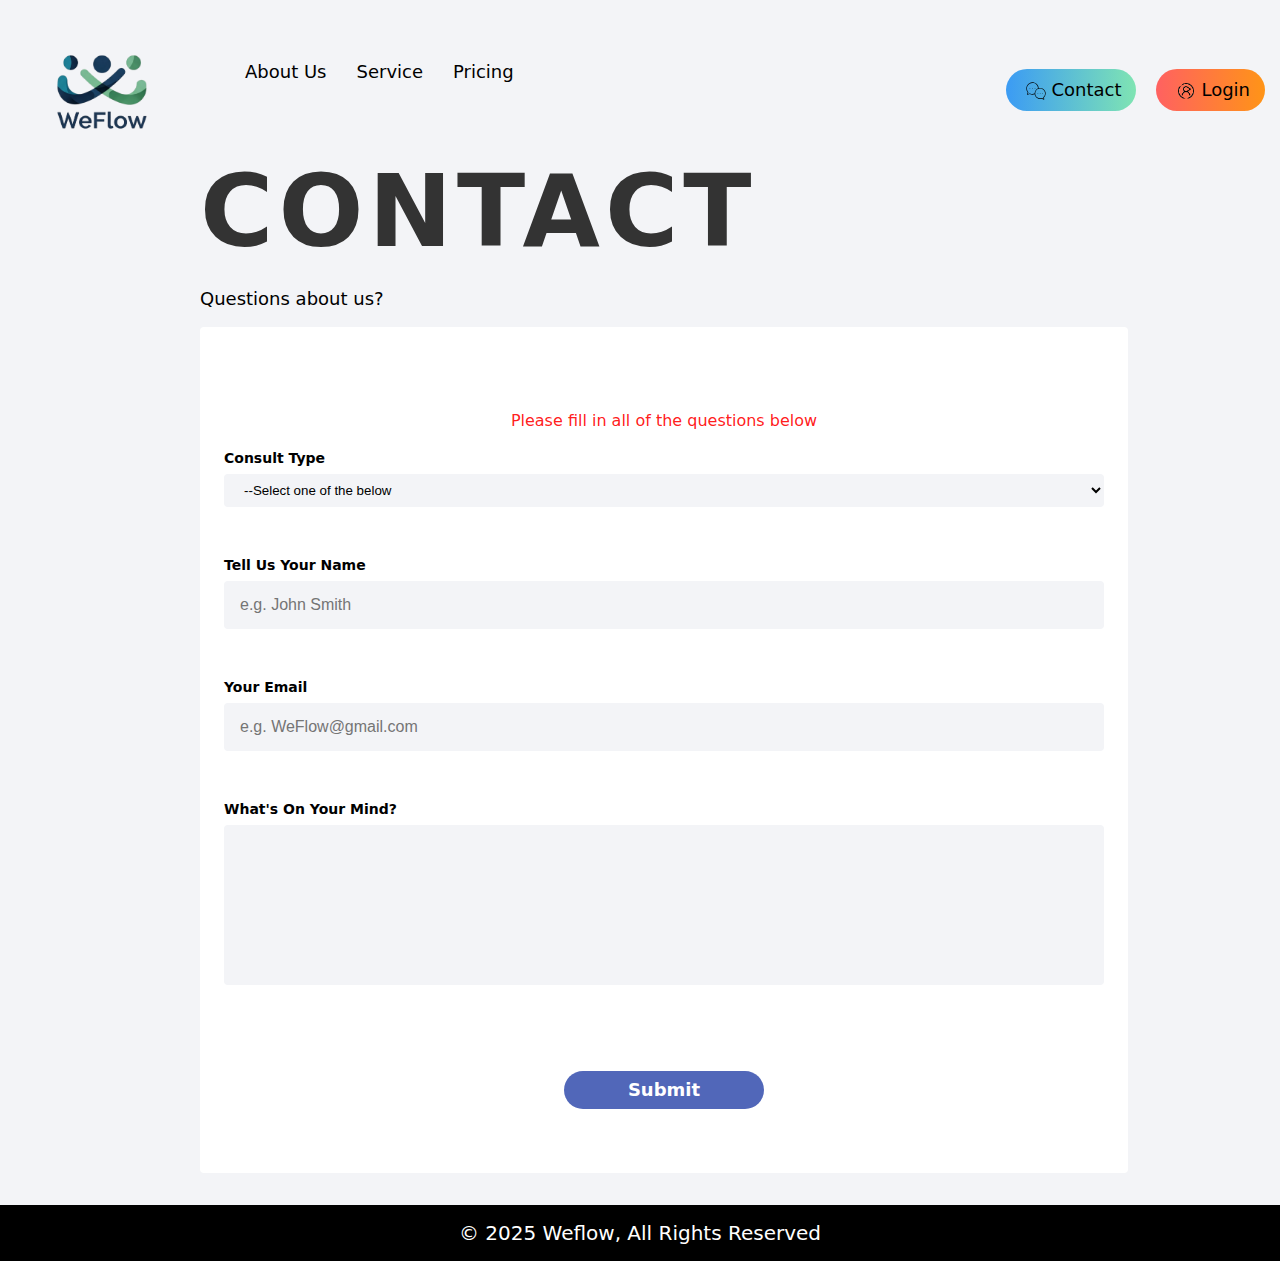
<file: contact.html>
<!DOCTYPE html>
<html lang="en">
<head>
    <meta charset="UTF-8">
    <meta name="viewport" content="width=device-width, initial-scale=1.0">
    <title>Contact Us</title>
    <link rel="shortcut icon" href="./img/favicon.ico" type="image/x-icon">
    <link rel="stylesheet" href="./CSS/contact.css">
    
    <style>
        :root{
    --font: system-ui, -apple-system, BlinkMacSystemFont, 'Segoe UI', Roboto, Oxygen, Ubuntu, Cantarell, 'Open Sans', 'Helvetica Neue', sans-serif;
        }

        html{
                margin: 0;
                padding: 0;
                overflow-x: hidden;
                background-color: #f3f4f7;
            }

        body{
            margin: 0;
            padding: 0;
        }

        /* header CSS */
        .header{
            width: 100%;
            position: relative;
            margin-top: 0;
            top: 0;
            z-index: 9999;
            background-color: transparent;
        }

        .header-Wrapper {
            display: flex;
            flex-direction: row;
            width: 100%;
            justify-content: flex-start;
            margin: 5vh auto auto;
        }

        .header-nav {
            flex: 1 0 auto;
            margin-left: 40px;
        }

        .header-nav ul{
            display: flex;
            flex-direction: row;
            list-style-type: none;
        }

        .header-nav-list li a{
            text-decoration: none;
            color: black;
            font-family: var(--font);
        }

        .header-nav-list li{
            margin: 0 15px;
            cursor: pointer;
            color: #000;
            font-size: 18px;
        }

        .header-nav-list li::after{
            content: "";
            display: block; 
            height: 2px;
            width: 0%;
            background-color: #000;
            transition: .3s;
        }
        .header-nav-list li:hover::after{
            width: 100%;
        }

        .header-nav-list-cv{
            display: flex;
            margin-left: auto;
            margin-right: 5px;
            /* filter: brightness(0) invert(1); 將 SVG 變為白色 */
        }

        .header-nav-list-cv li{
            display: flex;
            flex-wrap: nowrap;
            list-style-type: none;
            margin: 0 10px;
            cursor: pointer;
            font-size: 18px;
            align-items: center;
            font-family: var(--font);
        }



        .header-nav-list-cv .contact-a{
            background-image: linear-gradient(90deg, #3b9bf4, #7fe4b3);
            border: none;
        }

        .header-nav-list-cv .login-a{
            background-image: linear-gradient(90deg, #ff6161, #ff9417);
            border: none;
        }

        .header-nav-list-cv #contact::before{
            content: "";
            display: inline-block;
            background-image: url("./img/contact-icon.svg");
            background-repeat: no-repeat;
            background-position: center center;
            background-size: contain;
            width: 20px;
            height: 20px;
            margin: auto 5px;
            vertical-align: middle;
            
        }


        .header-nav-list-cv #login::before{
            content: "";
            display: inline-block;
            background: url("./img/login-icon.png");
            background-repeat: no-repeat;
            background-position: center center;
            background-size: contain;
            width: 20px;
            height: 20px;
            margin: auto 5px;
            vertical-align: middle;
            
        }


        .header-nav-list-item a{
            text-decoration: none;
            color: #000;
            padding: 10px 15px;
            border: 2px solid #000;
            border-radius: 40px;
        }

        .contact-us-inpage{
            margin-left: 200px;
            margin-right: 200px;
        }

        .contact-poster{
            position: relative;
            z-index: 1;
            margin-top: 2vh;
            /* margin-left: 200px; */
        }

        .contact{
            font-size: 100px;
            font-family: var(--font);
            color: #333333;
            margin: 0;
            letter-spacing: 5px;
        }

        .contact-text p{
            font-size: 18px;
            font-family: var(--font);
            margin: "8px 0 0"
        }


        .questionnaire-form{
            display: flex;
            flex-direction: column;
            background-color: #fff;
            border-radius: 4px;
            height: auto;
            width: 100%;
            padding: 64px 24px 64px;
        }

        .form-warn{
            display: flex;
            color: rgba(241, 83, 83, 0.9);
            justify-content: center;
            margin: 20px 0;
        }

        .form-warn span{
            color: rgba(255, 0, 0, 0.9);
            font-family: var(--font);
        }

        #contact-us-form{
            display: flex;
            flex-direction: column;
            gap: 50px;
        }

        #contact-us-form label{
            display: block;
            font-size: 14px
        }

        #question-one{
            font-size: 16px;
        }

        form > * > *{
            box-sizing: border-box;
        }

        form div label{
            font-family: var(--font);
        }

        form select {
            width: 100%;
            padding: 8px 16px;
            margin-top: 8px;
            border-radius: 4px;
            background-color: #f3f4f7;
            border: 0;
            line-height: 32px;
        }

        form div input{
            font-size: 16px;
            padding: 8px 16px;
            width: 100%;
            margin-top: 8px;
            border-radius: 4px;
            background-color: #f3f4f7;
            border: 0px;
            line-height: 32px;
        }

        form div textarea{
            font-size: 16px;
            padding: 8px 16px;
            width: 100%;
            margin-top: 8px;
            border-radius: 4px;
            height: 10em;
            background-color: #f3f4f7;
            border: 0;
            resize: none;
        }

        .submit-btn{
            width: 200px;
            border-radius: 9999px;
            text-align: center;
            margin: 32px auto auto;
            background-color: #5167b9;
            cursor: pointer;
            border: none;
            padding: 10px 15px;
            font-family: var(--font);

        }

        .submit-text{
            position: relative;
            display: block;
            padding: 0 10px;
            color: #fff;
            font-size: 18px;
            font-weight: 600;
            line-height: 1;
            z-index: 2;

        }


    </style>
</head>
<body>
    <header class="header">
        <div class="header-Wrapper">
            <div class="logo-container">
            <a href="./index.html">
                <img src="./img/weflow-logo-black.png" alt="" width="100" style="margin-left: 50px">
            </a>
            </div>
            <nav class="header-nav">
                <ul class="header-nav-list">
                    <li><a href="./aboutUs.html">About Us</a></li>
                    <li><a href="./service.html">Service</a></li>
                    <li><a href="./pricing.html">Pricing</a></li>
                </ul>
            </nav>

            <ul class="header-nav-list-cv">
                <li class="header-nav-list-item">
                    <a href="./contact.html" class="contact-a">
                        <span id="contact">Contact</span>
                    </a>
                </li>
                <li class="header-nav-list-item">
                    <a href="./login.html" class="login-a">
                        <span id="login">Login</span>
                    </a>
                </li>
            </ul>
        </div>   
    </header>

    <div class="contact-us-inpage">
        <div class="contact-poster">
            <div class="contact-text">
                <h1 class="contact">CONTACT</h1>
                <p>Questions about us?</p>
            </div>
        </div>

        <div class="quesitonnaire">
            <div class="questionnaire-form">
                <div class="form-warn"><span>Please fill in all of the questions below</span></div>
                <form id="contact-us-form" action="">
                    <div class="formItem1">
                        <label name="" id="question-one"><strong>Consult Type</strong></label>
                        <select id="question-one-answers">
                            <option value="not-choose" class="not-choose" name="consult-type[]" style="color: rgba(118, 118, 118, 0.9)" disabled selected hidden>--Select one of the below</option>
                            <option value="about" name="consult-type[]">About Us</option>
                            <option value="pricing" name="consult-type[]">Pricing</option>
                            <option value="Other" name="consult-type[]">Other</option>
                        </select>
                    </div>
                    
                    <div class="formItem2">
                        <label id="question-two"><strong>Tell Us Your Name</strong></label>
                        <input type="text" placeholder="e.g. John Smith">
                    </div>

                    <div class="formItem3">
                        <label id="question-three"><strong>Your Email</strong></label>
                        <input type="text" placeholder="e.g. WeFlow@gmail.com">
                    </div>

                    <div class="formItem4">
                        <label id="question-four"><strong>What's On Your Mind?</strong>
                        </label>
                        <textarea name="" id=""></textarea>
                    </div>
                    <button type="submit" class="submit-btn">
                        <span class="submit-text">Submit</span>
                    </button>
                    
                </form>
            </div>
        </div>
    </div>

    <footer style="display: flex; background-color: black; justify-content: center; margin: 32px 0 0">
        <span style="color: white; font-size: 20px; margin: 16px 0 16px; font-family:var(--font);"> &copy; 2025 Weflow, All Rights Reserved</span>
    </footer>
    

    
</body>
</html>
</file>
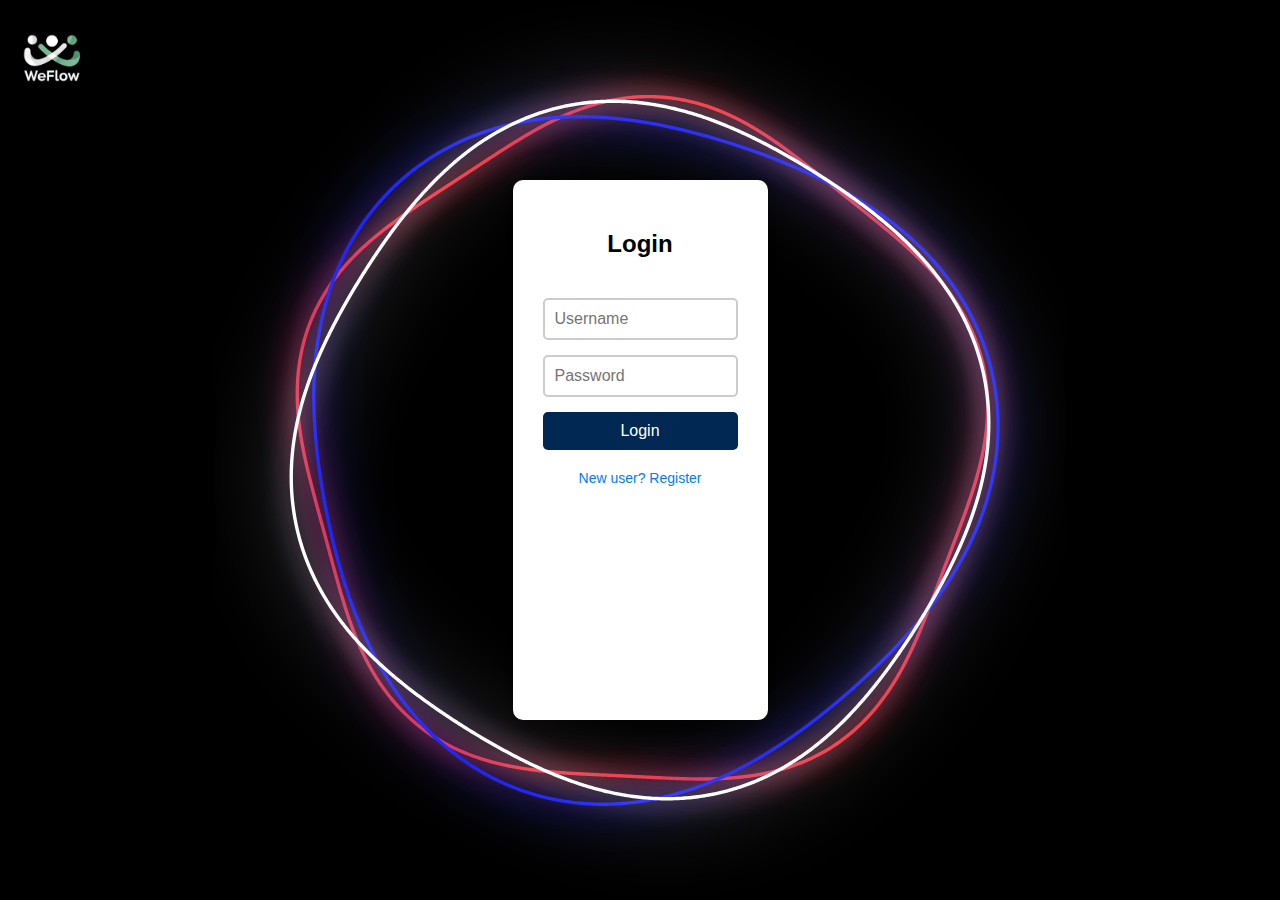
<file: login.html>
<!DOCTYPE html>
<html lang="en">
<head>
    <meta charset="UTF-8" />
    <meta name="viewport" content="width=device-width, initial-scale=1.0"/>
    <title>Login</title>
    <link rel="stylesheet" href="./CSS/login.css" />
    <link rel="shortcut icon" href="./img/favicon.ico" type="image/x-icon">
</head>
<body>
    <a href="./index.html">
        <div class="weflow-icon">
            <img src="./img/weflow-logo.png" alt="">
        </div>
    </a>
    <div class="wave-container">
        <svg viewBox="0 0 500 500" class="wave-circle">
        <path id="wavePath" class="wave-path-1" />
        <path id="wavePath2" class="wave-path-2" />
        <path id="wavePath3" class="wave-path-3" />
        </svg>

        <div class="login-form">
            <h2 id="formTitle">Login</h2>
            <form id="loginForm">
                <input type="text" id="username" placeholder="Username" required />
                <input type="password" id="password" placeholder="Password" required />
                <div class="error-message" id="errorMessage"></div>
                <button type="submit" class="login-button" id="submitButton">Login</button>
            </form>
            <p class="toggle-link" id="toggleLink">New user? Register</p>
        </div>
    </div>

    <script src="./JS/login.js"></script>
</body>
</html>
</file>
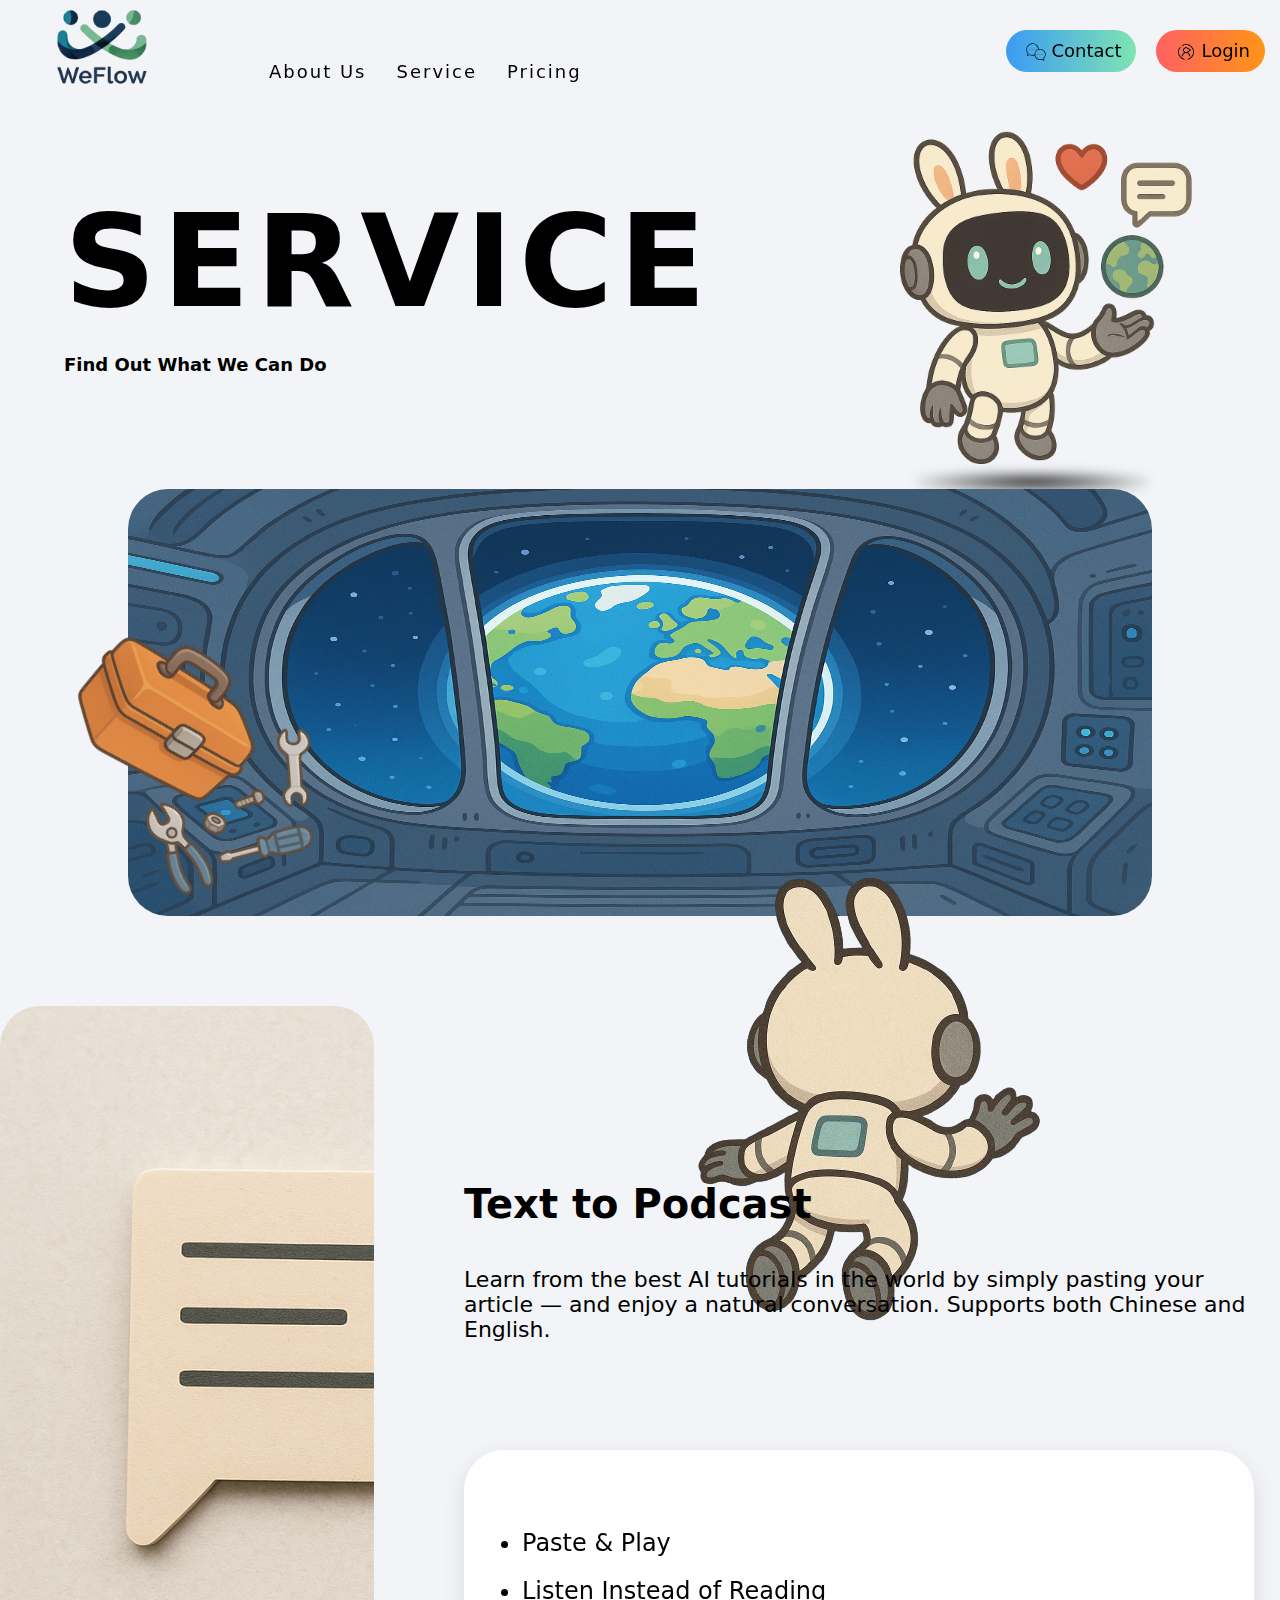
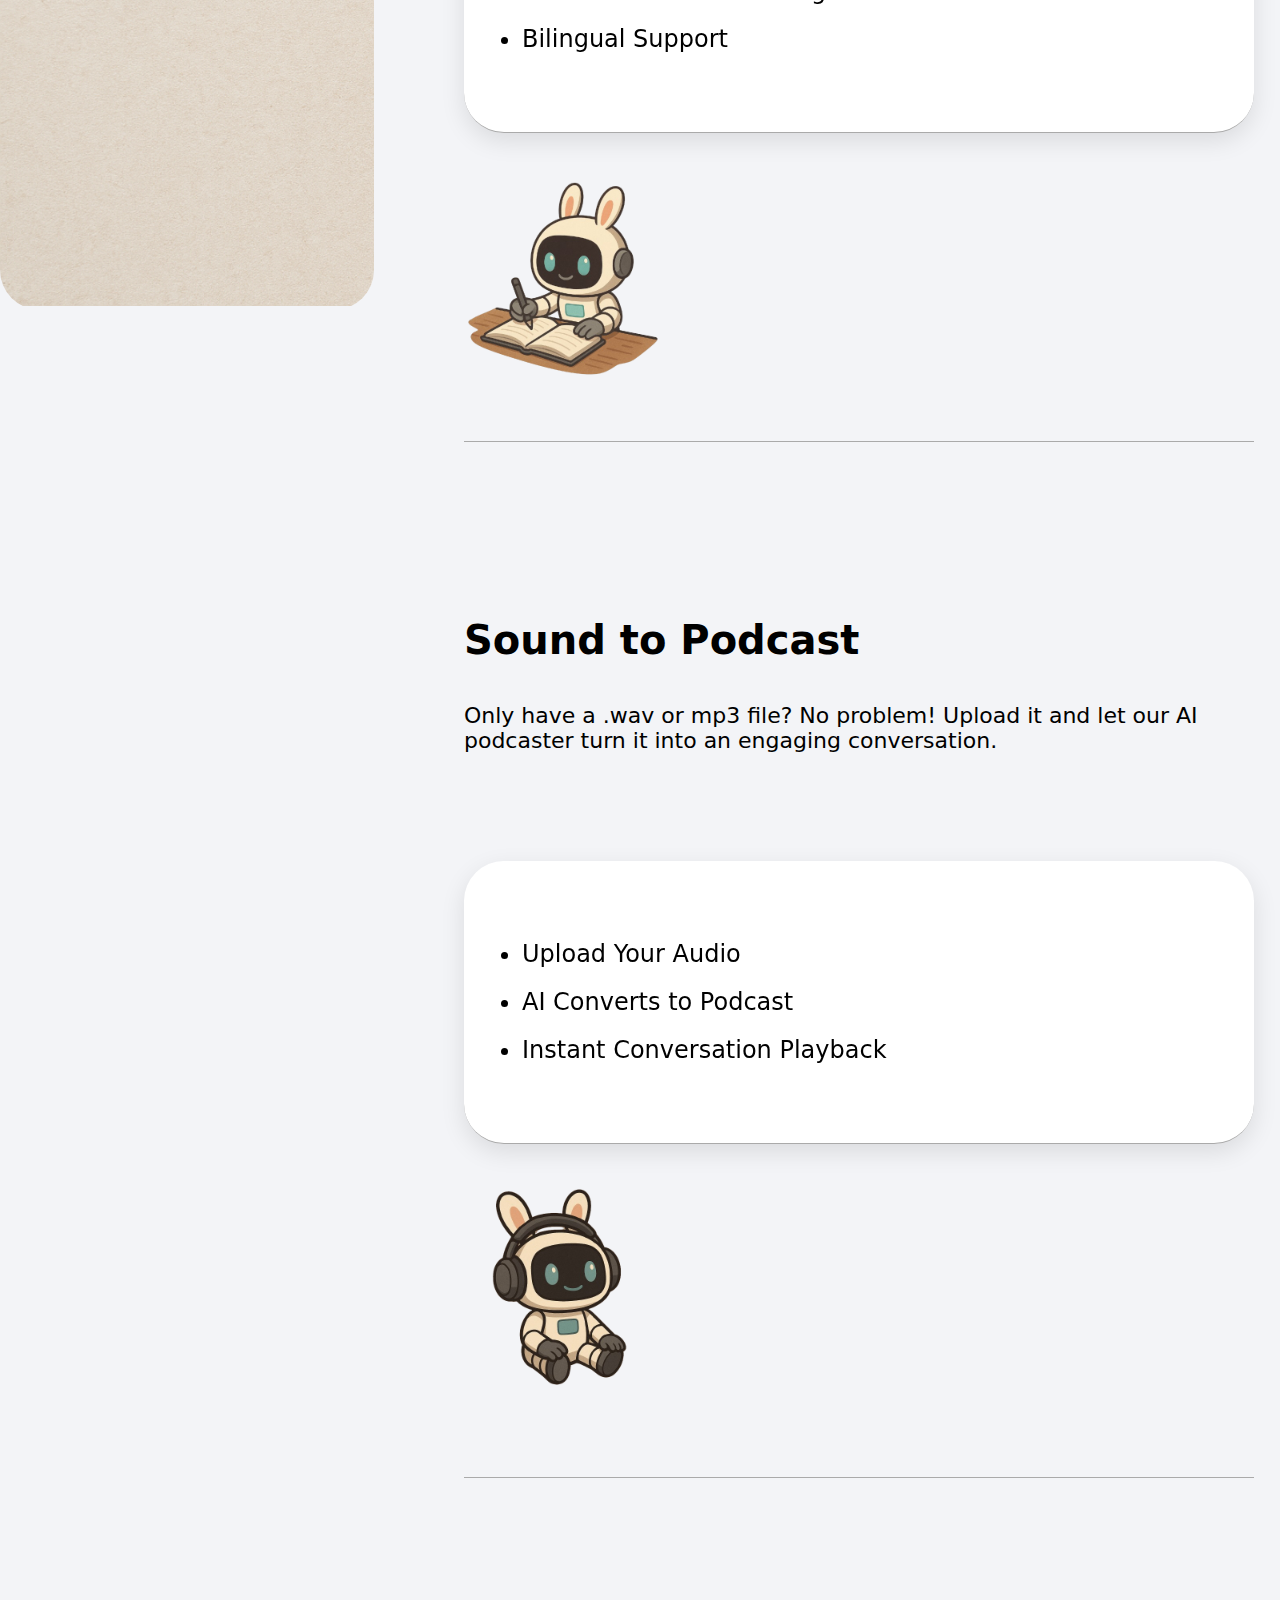
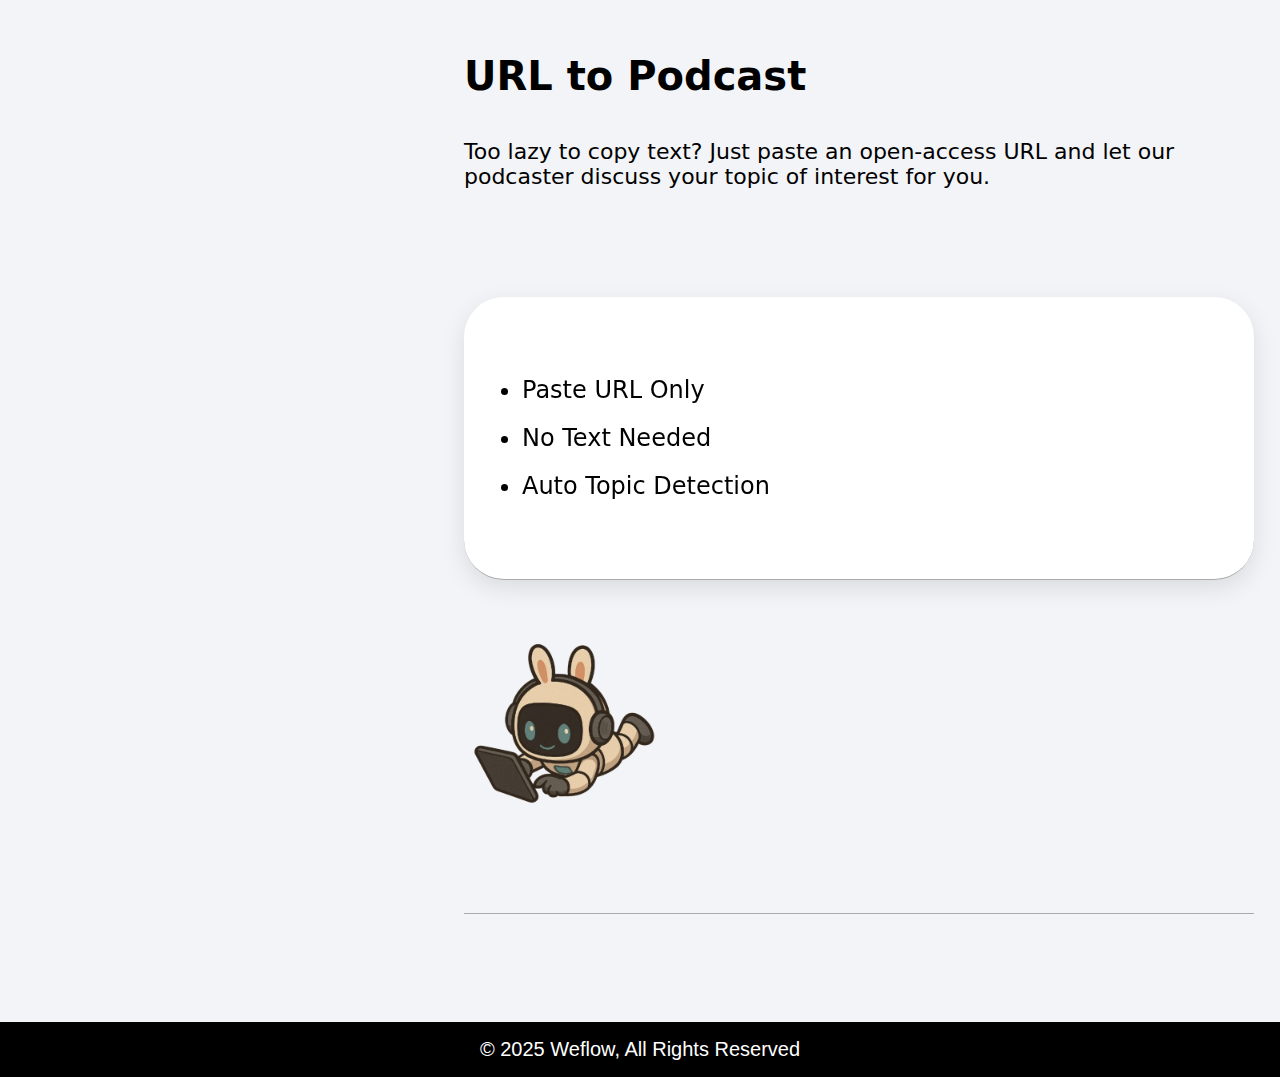
<file: service.html>
<!DOCTYPE html>
<html lang="en">
<head>
    <meta charset="UTF-8">
    <meta name="viewport" content="width=device-width, initial-scale=1.0">
    <title>WeFlow - Service</title>
    <link rel="stylesheet" href="./CSS/service.css">
</head>
<body>
    <header class="header">
        <div class="header-Wrapper">
            <div class="logo-container">
            <a href="/">
                <img src="./img/weflow-logo-black.png" alt="" width="100" style="margin-left: 50px">
            </a>
            </div>
            <nav class="header-nav">
                <ul class="header-nav-list">
                    <li><a href="./aboutUs.html">About Us</a></li>
                    <li><a href="./service.html">Service</a></li>
                    <li><a href="./pricing.html">Pricing</a></li>
                </ul>
            </nav>

            <ul class="header-nav-list-cv">
                <li class="header-nav-list-item">
                    <a href="./contact.html" class="contact-a">
                        <span id="contact">Contact</span>
                    </a>
                </li>
                <li class="header-nav-list-item">
                    <a href="./login.html" class="login-a">
                        <span id="login">Login</span>
                    </a>
                </li>
            </ul>
        </div>   
    </header>

    <section class="ServiceSlogan">
        <div class="ServiceTitle">
            <h1 class="serviceH1">SERVICE</h1>
            <p class="serviceContext">
                <span>Find Out What We Can Do</span>
            </p>
        </div>
        <div class="avatarBox">
            <img src="./img/service-avatar.png" alt="">
        </div>
    </section>

    <section>
        <div class="ImgContainer">
            <img src="./img/service-picture.png" alt="">
        </div>
    </section>

    <div class="smallImgCollection">
        <img class="toolkit" src="./img/toolkit-service.png" alt="">
        <img src="./img/service-floatAvatar.png" alt="" class="floatAvatar">
    </div>

    <section class="productImgContainer">
        <div class="ServiceImgContainer">
            <div class="textToPod">
                <img src="./img/text-to-podcast.png" alt="">
            </div>
            <div class="soundToPod">
                <img src="./img/sound-to-podcast.png" alt="">
            </div>
            <div class="urlToPod">
                <img src="./img/url-to-podcast.png" alt="">
            </div>
        </div>
        <div class="ServiceText">
            <div class="textPodtext">
                <h3><strong>Text to Podcast</strong></h3>
                <p>Learn from the best AI tutorials in the world by simply pasting your article — and enjoy a natural conversation. Supports both Chinese and English.</p>
                <div>
                    <ul>
                        <li> Paste & Play</li>
                        <li> Listen Instead of Reading</li>
                        <li> Bilingual Support</li>
                    </ul>
                </div>
                <img src="./img/rabbit-reading.png" alt="">
            </div>
            <div class="soundPodtext">
                <h3><strong>Sound to Podcast</strong></h3>
                <p>Only have a .wav or mp3 file? No problem! Upload it and let our AI podcaster turn it into an engaging conversation.</p>
                <div>
                    <ul>
                        <li> Upload Your Audio</li>
                        <li> AI Converts to Podcast</li>
                        <li> Instant Conversation Playback</li>
                    </ul>
                </div>
                <img src="./img/listening-rabbit.png" alt="">
            </div>
            <div class="urlPodtext">
                <h3><strong>URL to Podcast</strong></h3>
                <p>Too lazy to copy text? Just paste an open-access URL and let our podcaster discuss your topic of interest for you.</p>
                <div>
                    <ul>
                        <li> Paste URL Only</li>
                        <li> No Text Needed</li>
                        <li> Auto Topic Detection</li>
                    </ul>
                </div>
                <img src="./img/playing-rabbit.png" alt="">
            </div>
        </div>
    </section>

    <footer style="display: flex; background-color: black; justify-content: center; margin: 12vh 0 0">
        <span style="color: white; font-size: 20px; margin: 16px 0 16px; font-family:'Gill Sans', 'Gill Sans MT', Calibri, 'Trebuchet MS', sans-serif;"> &copy; 2025 Weflow, All Rights Reserved</span>
    </footer>
    



    <script>
        document.addEventListener("DOMContentLoaded", () => {
            const sections = document.querySelectorAll(".ServiceText > div");
            const imgBoxes = document.querySelectorAll(".ServiceImgContainer > div");

            const observer = new IntersectionObserver((entries) => {
                entries.forEach(entry => {
                if (entry.isIntersecting) {
                    const targetClass = entry.target.className.replace("Podtext", "ToPod");

                    imgBoxes.forEach(box => {
                    box.style.display = box.classList.contains(targetClass) ? "block" : "none";
                    });
                }
                });
            }, {
                threshold: 0.6
            });

            sections.forEach(section => observer.observe(section));

            // 預設只顯示第一張
            imgBoxes.forEach((box, index) => {
                box.style.display = index === 0 ? "block" : "none";
            });
        });
</script>

</body>
</html>
</file>
<file: CSS/contact.css>
:root{
    --font: system-ui, -apple-system, BlinkMacSystemFont, 'Segoe UI', Roboto, Oxygen, Ubuntu, Cantarell, 'Open Sans', 'Helvetica Neue', sans-serif;
}

html{
        margin: 0;
        padding: 0;
        overflow-x: hidden;
        background-color: #f3f4f7;
    }

body{
    margin: 0;
    padding: 0;
}

/* header CSS */
.header{
    width: 100%;
    position: relative;
    margin-top: 0;
    top: 0;
    z-index: 9999;
    background-color: transparent;
}

.header-Wrapper {
    display: flex;
    flex-direction: row;
    width: 100%;
    justify-content: flex-start;
    margin: 5vh auto auto;
}

.header-nav {
    flex: 1 0 auto;
    margin-left: 40px;
}

.header-nav ul{
    display: flex;
    flex-direction: row;
    list-style-type: none;
}

.header-nav-list li a{
    text-decoration: none;
    color: black;
    font-family: var(--font);
}

.header-nav-list li{
    margin: 0 15px;
    cursor: pointer;
    color: #000;
    font-size: 18px;
}

.header-nav-list li::after{
    content: "";
    display: block; 
    height: 2px;
    width: 0%;
    background-color: #000;
    transition: .3s;
}
.header-nav-list li:hover::after{
    width: 100%;
}

.header-nav-list-cv{
    display: flex;
    margin-left: auto;
    margin-right: 5px;
    /* filter: brightness(0) invert(1); 將 SVG 變為白色 */
}

.header-nav-list-cv li{
    display: flex;
    flex-wrap: nowrap;
    list-style-type: none;
    margin: 0 10px;
    cursor: pointer;
    font-size: 18px;
    align-items: center;
    font-family: var(--font);
}



.header-nav-list-cv .contact-a{
    background-image: linear-gradient(90deg, #3b9bf4, #7fe4b3);
    border: none;
}

.header-nav-list-cv .login-a{
    background-image: linear-gradient(90deg, #ff6161, #ff9417);
    border: none;
}

.header-nav-list-cv #contact::before{
    content: "";
    display: inline-block;
    background-image: url("../img/contact-icon.svg");
    background-repeat: no-repeat;
    background-position: center center;
    background-size: contain;
    width: 20px;
    height: 20px;
    margin: auto 5px;
    vertical-align: middle;
    
}


.header-nav-list-cv #login::before{
    content: "";
    display: inline-block;
    background: url("../img/login-icon.png");
    background-repeat: no-repeat;
    background-position: center center;
    background-size: contain;
    width: 20px;
    height: 20px;
    margin: auto 5px;
    vertical-align: middle;
    
}


.header-nav-list-item a{
    text-decoration: none;
    color: #000;
    padding: 10px 15px;
    border: 2px solid #000;
    border-radius: 40px;
}

.contact-us-inpage{
    margin-left: 200px;
    margin-right: 200px;
}

.contact-poster{
    position: relative;
    z-index: 1;
    margin-top: 2vh;
    /* margin-left: 200px; */
}

.contact{
    font-size: 100px;
    font-family: var(--font);
    color: #333333;
    margin: 0;
    letter-spacing: 5px;
}

.contact-text p{
    font-size: 18px;
    font-family: var(--font);
    margin: "8px 0 0"
}


.questionnaire-form{
    display: flex;
    flex-direction: column;
    background-color: #fff;
    border-radius: 4px;
    height: auto;
    width: 100%;
    padding: 64px 24px 64px;
}

.form-warn{
    display: flex;
    color: rgba(241, 83, 83, 0.9);
    justify-content: center;
    margin: 20px 0;
}

.form-warn span{
    color: rgba(255, 0, 0, 0.9);
    font-family: var(--font);
}

#contact-us-form{
    display: flex;
    flex-direction: column;
    gap: 50px;
}

#contact-us-form label{
    display: block;
    font-size: 14px
}

#question-one{
    font-size: 16px;
}

form > * > *{
    box-sizing: border-box;
}

form div label{
    font-family: var(--font);
}

form select {
    width: 100%;
    padding: 8px 16px;
    margin-top: 8px;
    border-radius: 4px;
    background-color: #f3f4f7;
    border: 0;
    line-height: 32px;
}

form div input{
    font-size: 16px;
    padding: 8px 16px;
    width: 100%;
    margin-top: 8px;
    border-radius: 4px;
    background-color: #f3f4f7;
    border: 0px;
    line-height: 32px;
}

form div textarea{
    font-size: 16px;
    padding: 8px 16px;
    width: 100%;
    margin-top: 8px;
    border-radius: 4px;
    height: 10em;
    background-color: #f3f4f7;
    border: 0;
    resize: none;
}

.submit-btn{
    width: 200px;
    border-radius: 9999px;
    text-align: center;
    margin: 32px auto auto;
    background-color: #5167b9;
    cursor: pointer;
    border: none;
    padding: 10px 15px;
    font-family: var(--font);

}

.submit-text{
    position: relative;
    display: block;
    padding: 0 10px;
    color: #fff;
    font-size: 18px;
    font-weight: 600;
    line-height: 1;
    z-index: 2;

}
</file>
<file: CSS/login.css>
* {
    box-sizing: border-box;
}

body, html {
    height: 100%;
    display: flex;
    justify-content: center;
    align-items: center;
    background: black;
    font-family: Arial, sans-serif;
    position: static;
}

.wave-container {
    position: relative;
    width: 850px;
    height: 100vh;
    display: flex;
    justify-content: center;
    align-items: center;
}

.wave-circle {
    position: absolute;
    width: 100%;
    height: 100%;
}

.wave-path-1 {
    stroke: #ff3131;
    fill: none;
    stroke-width: 2;
    filter: drop-shadow(0 0 6px #ff3131) drop-shadow(0 0 10px #ff3131);
}

.wave-path-2 {
    stroke: #151bf4;
    fill: none;
    stroke-width: 2;
    filter: drop-shadow(0px 0px 8px #151bf4) drop-shadow(0px 0px 16px #151bf4);
}

.wave-path-3 {
    stroke: #ffffff;
    fill: none;
    stroke-width: 2;
    filter: drop-shadow(0px 0px 8px #ffffff) drop-shadow(0px 0px 24px #ffffff);
}



.login-form {
    background-color: white;
    padding: 30px;
    border-radius: 10px;
    box-shadow: 0 4px 10px rgba(0, 0, 0, 0.1);
    z-index: 3;
    text-align: center;
    width: 30%;
    height: 60%;
    opacity: 1;
    transition: opacity 0.5s;
}

.weflow-icon{
    position: absolute;
    margin: 30px 15px;
    top: 0;
    left: 0;
}

.weflow-icon img{
    width: 20%;
}

.login-form h2{
    margin-top: 20px;
    margin-bottom: 40px;
}

.login-form input {
    width: 100%;
    padding: 10px;
    margin-bottom: 15px;
    border: 2px solid #ccc;
    border-radius: 5px;
    outline: none;
    font-size: 16px;
}

.login-button {
    width: 100%;
    padding: 10px;
    margin-bottom: 10px;
    background-color: #002852;
    color: white;
    border: none;
    border-radius: 5px;
    cursor: pointer;
    font-size: 16px;
}

.login-button:hover {
    background-color: #0056b3;
}

.toggle-link {
    margin-top: 10px;
    color: #007BFF;
    cursor: pointer;
    font-size: 14px;
}

.error-message {
    color: red;
    font-size: 12px;
    display: none;
}
</file>
<file: CSS/service.css>
:root{
    /* --font: Helvetica; */
    --font: system-ui, -apple-system, BlinkMacSystemFont, 'Segoe UI', Roboto, Oxygen, Ubuntu, Cantarell, 'Open Sans', 'Helvetica Neue', sans-serif;
}

.gradientText{
    background: linear-gradient(45deg, #602070, #fd8181);
    -webkit-background-clip: text;
    -webkit-text-fill-color: transparent; /* 必需，讓背景可見 */
}

html{
    margin: 0;
    padding: 0;
    overflow-x: hidden;
    background-color: #f3f4f7;
}

body{
    margin: 0;
    padding: 0;
}

.aboutBg img{
    position: absolute;
    width: 100%;
    z-index: -1;

}

/* header CSS */
.header{
    width: 100%;
    position: relative;
    margin-top: 0;
    top: 0;
    z-index: 9999;
    background-color: transparent;
}

.header-Wrapper {
    display: flex;
    flex-direction: row;
    width: 100%;
    justify-content: flex-start;
    margin: 0 auto auto;
}


.header-nav {
    flex: 1 0 auto;
    margin-left: 5vw;
    margin-top: 5vh;
}

.header-nav ul{
    display: flex;
    flex-direction: row;
    list-style-type: none;
}

.header-nav-list li{
    margin: 0 15px;
    cursor: pointer;
    color: #000;
    font-size: 18px;
    letter-spacing: 2px;
}

.header-nav-list li a{
    text-decoration: none;
    color: black;
    font-family: var(--font);
}


.header-nav-list li::after{
    content: "";
    display: block; 
    height: 2px;
    width: 0%;
    background-color: #000;
    transition: .3s;
}
.header-nav-list li:hover::after{
    width: 100%;
}

.header-nav-list-cv{
    display: flex;
    margin-left: auto;
    margin-right: 5px;
    /* filter: brightness(0) invert(1); 將 SVG 變為白色 */
}

.header-nav-list-cv li{
    display: flex;
    flex-wrap: nowrap;
    list-style-type: none;
    margin: 0 10px;
    cursor: pointer;
    font-size: 18px;
    align-items: center;
    font-family: var(--font);
}



.header-nav-list-cv .contact-a{
    background-image: linear-gradient(90deg, #3b9bf4, #7fe4b3);
    border: none;
}

.header-nav-list-cv .login-a{
    background-image: linear-gradient(90deg, #ff6161, #ff9417);
    border: none;
}

.header-nav-list-cv #contact::before{
    content: "";
    display: inline-block;
    background-image: url("../img/contact-icon.svg");
    background-repeat: no-repeat;
    background-position: center center;
    background-size: contain;
    width: 20px;
    height: 20px;
    margin: auto 5px;
    vertical-align: middle;
    
}


.header-nav-list-cv #login::before{
    content: "";
    display: inline-block;
    background: url("../img/login-icon.png");
    background-repeat: no-repeat;
    background-position: center center;
    background-size: contain;
    width: 20px;
    height: 20px;
    margin: auto 5px;
    vertical-align: middle;
    
}



.header-nav-list-item a{
    text-decoration: none;
    color: #000;
    padding: 10px 15px;
    border: 2px solid #000;
    border-radius: 40px;
}

/* Service section */
@keyframes pop-out{
    0%{
        transform: translateY(100%);
        opacity: 0;
    }
    100%{
        transform: translateY(0%);
    }
}

.ServiceSlogan{
    display: flex;
    gap: 10vw;
}



.ServiceTitle {
    margin-left: 5vw;
    font-family: var(--font);
}

.ServiceTitle h1 {
    font-size: 10vw;
    font-weight: 900;
    margin-bottom: 0;
    overflow: hidden;
    letter-spacing: 6px;
    animation: pop-out 0.5s ease;
}

.ServiceTitle p{
    font-size: 18px;
    font-weight: 600;
    animation: pop-out 0.5s ease;
}

@keyframes shadowEffect {
    0%{
        filter: blur(5px);
    }
    50%{
        filter: blur(7px);
    }
    100%{
        filter: blur(5px);
        
    }
}


.avatarBox{
    position: relative;
    display: inline-block;
}


.avatarBox::after{
    content: "";
    position: absolute;
    bottom: -2px; 
    left: 50%;
    transform: translateX(-50%);
    width: 60%;
    height: 18px;
    background: radial-gradient(ellipse at center, rgba(0, 0, 0, 1) 0%, transparent 80%);
    filter: blur(6px);
    z-index: -1;
    animation: shadowEffect 2s ease-out infinite;
}

@keyframes floatUpDownAvatar {
    0%   { transform: translateY(0);}
    50%  { transform: translateY(-10px);}
    100% { transform: translateY(0);}
}

.ServiceSlogan img{
    width: 30vw;
    rotate: 0deg;
    animation: floatUpDownAvatar 2s ease-out infinite;   
    position: relative;
    -webkit-user-drag: none;
}


/* service picture */
.ImgContainer {
    display: flex;
    justify-content: center;
    padding: "0 10vh";
    aspect-ratio: 3 / 1;
}

.ImgContainer img{
    border-radius: 40px;
    overflow: hidden;
    width: 80vw;
    -webkit-user-drag: none;
}

.productImgContainer{
    position: relative;
    display: flex;
    flex-direction: row;
    /* border: 1px solid #f00; */
    margin-top: 10vh;
}

.ServiceImgContainer{
    position: sticky;
    top: 2vh;
    height: 100%;
    width: 60vw;
    margin: "15vh 0";
    /* border: 1px solid blue; */
    overflow: hidden;
    border-radius: 40px;
}


.ServiceImgContainer div img{
    height: 100vh;
    -webkit-user-drag: none;
}

.ServiceText{
    margin-left: 5vw;
    /* border: 1px solid #602070; */
    padding-left: 2vw;
    padding-right: 2vw;
}


.ServiceText div{
    padding-top: 15vh;
    height: 100vh;
    border-bottom: 1px solid #aaaaaa;
}

.ServiceText div h3{
    font-size: 40px;
    font-weight: 350;
    font-family: var(--font);
}

.ServiceText div p{
    font-size: 22px;
    font-weight: 10;
    font-family: var(--font);
}


.ServiceText div div{
    margin-top: 12vh;
    margin-bottom: 5vh;
    background-color: #ffffff;
    border-radius: 40px;
    height: auto;
    padding-top: 5vh;
    padding-bottom: 5vh;
    padding-left: 2vh;
    padding-right: 2vh;
    box-sizing: border-box;
    box-shadow: 0 8px 24px rgba(0, 0, 0, 0.1); /* ← 柔和陰影 */
    backdrop-filter: blur(10px); /* ← 若你想要毛玻璃感 */
    -webkit-backdrop-filter: blur(10px); /* Safari 支援 */
    
}

.ServiceText div img{
    width: 200px;
    margin-right: auto;
    -webkit-user-drag: none;
}

.ServiceText div div p{
    font-size: 24px;
    font-weight: 600;
    line-height: 2;
}

.ServiceText div div ul{
    font-size: 24px;
    font-weight: 400;
    line-height: 2;
    list-style-type: disc;
    font-family: var(--font);
}


@keyframes toolkitFloat {
    0%   { transform: translate(0, 0);}
    50%  { transform: translate(-10px, 20px);}
    100% { transform: translate(0, 0);}
}

@keyframes avatarFloat {
    0%   { transform: translate(0, 0);}
    50%  { transform: translate(-15px, 30px);}
    100% { transform: translate(0, 0);}
}

.smallImgCollection{
    height: 0;
}

.toolkit{
    width: 30vw;
    rotate: 45deg;
    position: absolute;
    top: 70vh;
    left: 0;
    animation: toolkitFloat 4s ease-in-out infinite;
    -webkit-user-drag: none;
}

.floatAvatar{
    position: absolute;
    rotate: 0deg;
    top: 95vh;
    left: 70vh;
    animation: avatarFloat 3s ease-in-out infinite;
    -webkit-user-drag: none;
}
</file>
